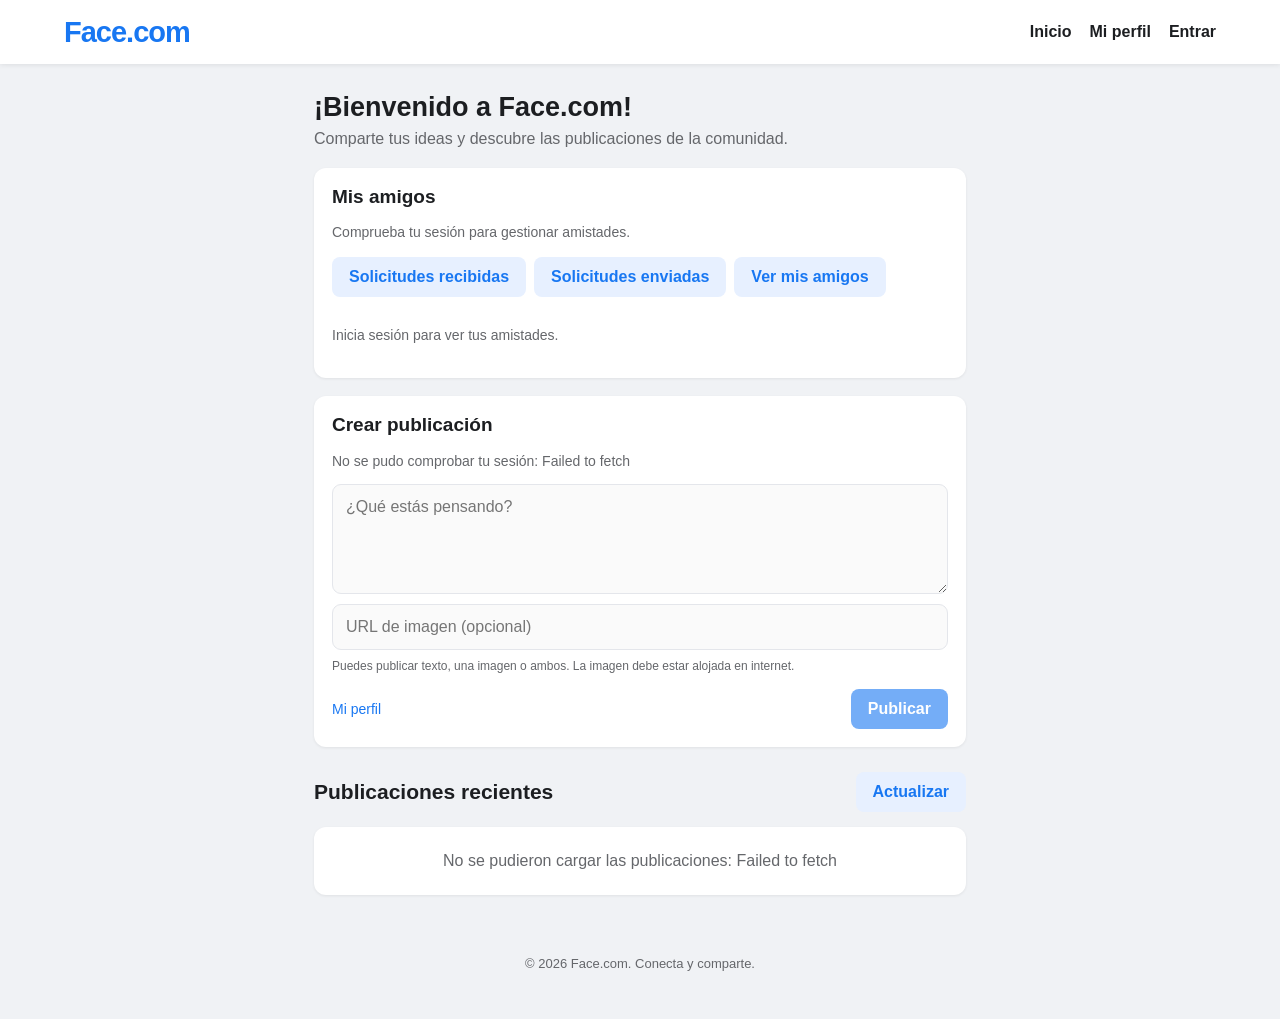
<file: index.html>
<!DOCTYPE html>
<html lang="es">
<head>
<meta charset="UTF-8">
<meta name="viewport" content="width=device-width, initial-scale=1">
<title>Face.com | Comparte con el mundo</title>
<meta name="description" content="Face.com, una red social para compartir ideas, publicaciones y conectar con otras personas.">
<link rel="stylesheet" href="style.css">
 
</head>

<body>
<header class="topbar">
    <a class="logo" href="index.html">Face.com</a>
    <nav class="nav" aria-label="Navegación principal">
        <a href="index.html">Inicio</a>
        <a href="profile.html">Mi perfil</a>
        <a href="login.html" id="loginLink">Entrar</a>
    </nav>
</header>

<main class="container">
    <section class="welcome">
        <h1>¡Bienvenido a Face.com!</h1>
        <p>Comparte tus ideas y descubre las publicaciones de la comunidad.</p>
    </section>
    
<section class="card friends-panel" id="friendsPanel">
    <h2>Mis amigos</h2>

    <p id="friendsLoginMessage" class="friend-message">
        Comprueba tu sesión para gestionar amistades.
    </p>

    <div class="friend-tabs">
        <button type="button" class="btn btn-secondary"
                data-friend-view="received">
            Solicitudes recibidas
        </button>

        <button type="button" class="btn btn-secondary"
                data-friend-view="sent">
            Solicitudes enviadas
        </button>

        <button type="button" class="btn btn-secondary"
                data-friend-view="friends">
            Ver mis amigos
        </button>
    </div>

    <div id="friendsStatus" class="status"
         role="status" aria-live="polite"></div>

    <div id="friendsList" class="friend-list">
        <p class="friend-message">Inicia sesión para ver tus amistades.</p>
    </div>
</section>

    <section class="card composer">
        <h2 class="composer-title">Crear publicación</h2>
        <p id="loginNotice" class="login-notice">Comprobando tu sesión...</p>

        <form id="postForm">
            <textarea id="postContent" maxlength="20000"
                placeholder="¿Qué estás pensando?" aria-label="Contenido de la publicación"></textarea>
            <input type="url" id="postImage" maxlength="255"
                placeholder="URL de imagen (opcional)" aria-label="URL de imagen">
            <span class="hint">Puedes publicar texto, una imagen o ambos. La imagen debe estar alojada en internet.</span>

            <div class="actions">
                <a href="profile.html" style="color:#1877f2;text-decoration:none;font-size:14px">Mi perfil</a>
                <button class="btn btn-primary" id="publishBtn" type="submit" disabled>Publicar</button>
            </div>
            <div id="formStatus" class="status" role="status" aria-live="polite"></div>
        </form>
    </section>

    <div class="feed-heading">
        <h2>Publicaciones recientes</h2>
        <button type="button" class="btn btn-secondary" id="refreshBtn">Actualizar</button>
    </div>

    <section id="feed" aria-live="polite">
        <div class="card loading">Cargando publicaciones...</div>
    </section>
</main>

<footer class="footer">
    <p>© <span id="year"></span> Face.com. Conecta y comparte.</p>
</footer>

 <script src="script.js"></script>
</body>
</html>
</file>
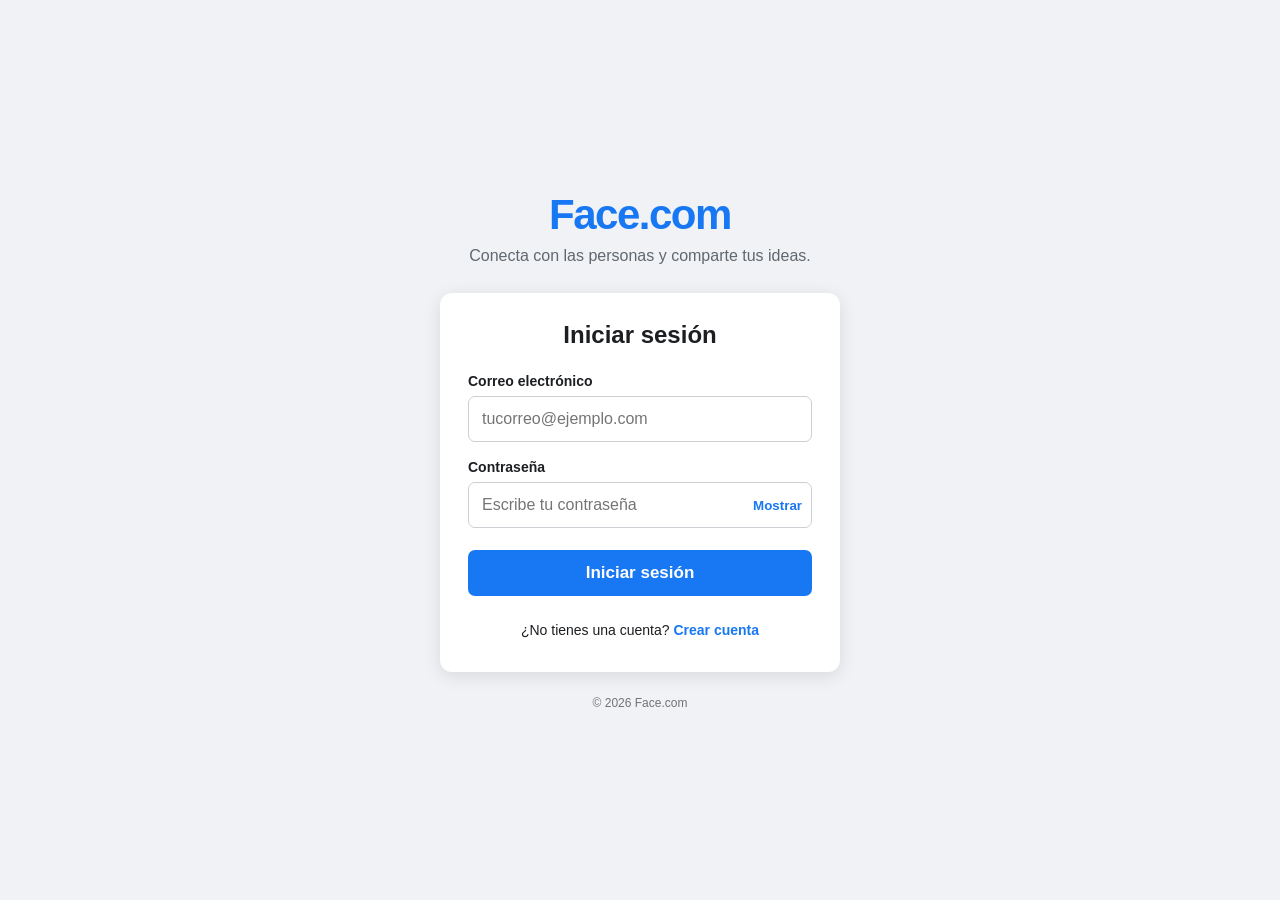
<file: login.html>
<!DOCTYPE html>
<html lang="es">
<head>
    <meta charset="UTF-8">
    <meta name="viewport" content="width=device-width, initial-scale=1.0">

    <title>Iniciar sesión | Face.com</title>
    <meta name="description" content="Inicia sesión en Face.com y conecta con tu comunidad.">

    <style>
        * {
            box-sizing: border-box;
            margin: 0;
            padding: 0;
        }

        body {
            min-height: 100vh;
            display: flex;
            flex-direction: column;
            justify-content: center;
            align-items: center;
            padding: 24px;
            background: #f0f2f5;
            font-family: Arial, Helvetica, sans-serif;
            color: #1c1e21;
        }

        .logo {
            font-size: 42px;
            font-weight: bold;
            color: #1877f2;
            margin-bottom: 8px;
            letter-spacing: -1.5px;
        }

        .subtitle {
            color: #606770;
            text-align: center;
            margin-bottom: 28px;
            font-size: 16px;
        }

        .login-card {
            width: 100%;
            max-width: 400px;
            background: #fff;
            padding: 28px;
            border-radius: 12px;
            box-shadow: 0 4px 18px rgba(0, 0, 0, 0.10);
        }

        h1 {
            text-align: center;
            font-size: 24px;
            margin-bottom: 24px;
        }

        .form-group {
            margin-bottom: 17px;
        }

        label {
            display: block;
            font-weight: 600;
            font-size: 14px;
            margin-bottom: 7px;
        }

        input {
            width: 100%;
            padding: 13px;
            border: 1px solid #ccd0d5;
            border-radius: 7px;
            font-size: 16px;
            outline: none;
            background: #fff;
        }

        input:focus {
            border-color: #1877f2;
            box-shadow: 0 0 0 2px rgba(24, 119, 242, 0.13);
        }

        .password-wrap {
            position: relative;
        }

        .password-wrap input {
            padding-right: 80px;
        }

        .toggle-password {
            position: absolute;
            right: 10px;
            top: 50%;
            transform: translateY(-50%);
            border: none;
            background: none;
            color: #1877f2;
            cursor: pointer;
            font-weight: 600;
        }

        .login-button {
            width: 100%;
            padding: 13px;
            border: none;
            border-radius: 7px;
            background: #1877f2;
            color: white;
            font-size: 17px;
            font-weight: bold;
            cursor: pointer;
            margin-top: 5px;
        }

        .login-button:hover {
            background: #166fe5;
        }

        .login-button:disabled {
            opacity: 0.65;
            cursor: not-allowed;
        }

        .message {
            display: none;
            padding: 12px;
            border-radius: 7px;
            margin-bottom: 16px;
            font-size: 14px;
            line-height: 1.5;
            overflow-wrap: anywhere;
        }

        .message.error {
            display: block;
            color: #b42318;
            background: #fef3f2;
            border: 1px solid #fecdca;
        }

        .message.success {
            display: block;
            color: #067647;
            background: #ecfdf3;
            border: 1px solid #abefc6;
        }

        .links {
            text-align: center;
            margin-top: 20px;
            font-size: 14px;
            line-height: 2;
        }

        .links a {
            color: #1877f2;
            text-decoration: none;
            font-weight: 600;
        }

        .links a:hover {
            text-decoration: underline;
        }

        footer {
            margin-top: 24px;
            color: #737373;
            font-size: 12px;
            text-align: center;
        }

        @media (max-width: 480px) {
            body {
                padding: 16px;
            }

            .logo {
                font-size: 36px;
            }

            .login-card {
                padding: 22px;
            }
        }
    </style>
</head>

<body>
    <div class="logo">Face.com</div>

    <p class="subtitle">
        Conecta con las personas y comparte tus ideas.
    </p>

    <main class="login-card">
        <h1>Iniciar sesión</h1>

        <div id="message" class="message"
             role="status" aria-live="polite"></div>

        <form id="loginForm">
            <div class="form-group">
                <label for="email">Correo electrónico</label>
                <input
                    type="email"
                    id="email"
                    name="email"
                    placeholder="tucorreo@ejemplo.com"
                    autocomplete="email"
                    maxlength="254"
                    required
                >
            </div>

            <div class="form-group">
                <label for="password">Contraseña</label>

                <div class="password-wrap">
                    <input
                        type="password"
                        id="password"
                        name="password"
                        placeholder="Escribe tu contraseña"
                        autocomplete="current-password"
                        required
                    >

                    <button
                        type="button"
                        id="togglePassword"
                        class="toggle-password"
                        aria-label="Mostrar contraseña"
                        aria-pressed="false"
                    >Mostrar</button>
                </div>
            </div>

            <button type="submit" id="loginButton"
                    class="login-button">
                Iniciar sesión
            </button>
        </form>

        <div class="links">
            ¿No tienes una cuenta?
            <a href="registro.html">Crear cuenta</a>
        </div>
    </main>

    <footer>
        © <span id="year"></span> Face.com
    </footer>

    <script>
        "use strict";

        const API_URL = "https://www.creantunegocio.com/facelogin";
        const PANEL_URL = "index.html";

        const form = document.getElementById("loginForm");
        const emailInput = document.getElementById("email");
        const passwordInput = document.getElementById("password");
        const loginButton = document.getElementById("loginButton");
        const message = document.getElementById("message");
        const togglePassword = document.getElementById("togglePassword");

        document.getElementById("year").textContent =
            new Date().getFullYear();

        function showMessage(text, type = "error") {
            message.textContent = text;
            message.className = "message " + type;
        }

        togglePassword.addEventListener("click", function () {
            const show = passwordInput.type === "password";

            passwordInput.type = show ? "text" : "password";
            togglePassword.textContent = show ? "Ocultar" : "Mostrar";
            togglePassword.setAttribute(
                "aria-label",
                show ? "Ocultar contraseña" : "Mostrar contraseña"
            );
            togglePassword.setAttribute("aria-pressed", String(show));
        });

        form.addEventListener("submit", async function (event) {
            event.preventDefault();

            const email = emailInput.value.trim().toLowerCase();
            const password = passwordInput.value;

            if (!email || !password) {
                showMessage("Ingresa tu correo y contraseña.");
                return;
            }

            loginButton.disabled = true;
            loginButton.textContent = "Verificando...";
            message.className = "message";

            try {
                const response = await fetch(API_URL, {
                    method: "POST",
                    credentials: "include",
                    headers: {
                        "Content-Type": "application/json"
                    },
                    body: JSON.stringify({
                        email: email,
                        password: password
                    })
                });

                const responseText = await response.text();
                let data;

                try {
                    data = JSON.parse(responseText);
                } catch {
                    throw new Error(
                        "El servidor devolvió una respuesta inesperada. Revisa la ruta /facelogin y los registros de Flask."
                    );
                }

                if (!response.ok || data.ok !== true) {
                    throw new Error(
                        data.error ||
                        data.message ||
                        "No se pudo iniciar sesión."
                    );
                }

                // La API debe crear la sesión de Flask.
                if (data.username) {
                    localStorage.setItem("username", data.username);
                } else if (data.user && data.user.username) {
                    localStorage.setItem("username", data.user.username);
                }

                showMessage("¡Bienvenido! Entrando a Face.com...", "success");

                window.location.href = PANEL_URL;

            } catch (error) {
                showMessage(
                    error.message ||
                    "No se pudo conectar con el servidor. Inténtalo de nuevo."
                );

                loginButton.disabled = false;
                loginButton.textContent = "Iniciar sesión";
            }
        });
    </script>
</body>
</html>
</file>
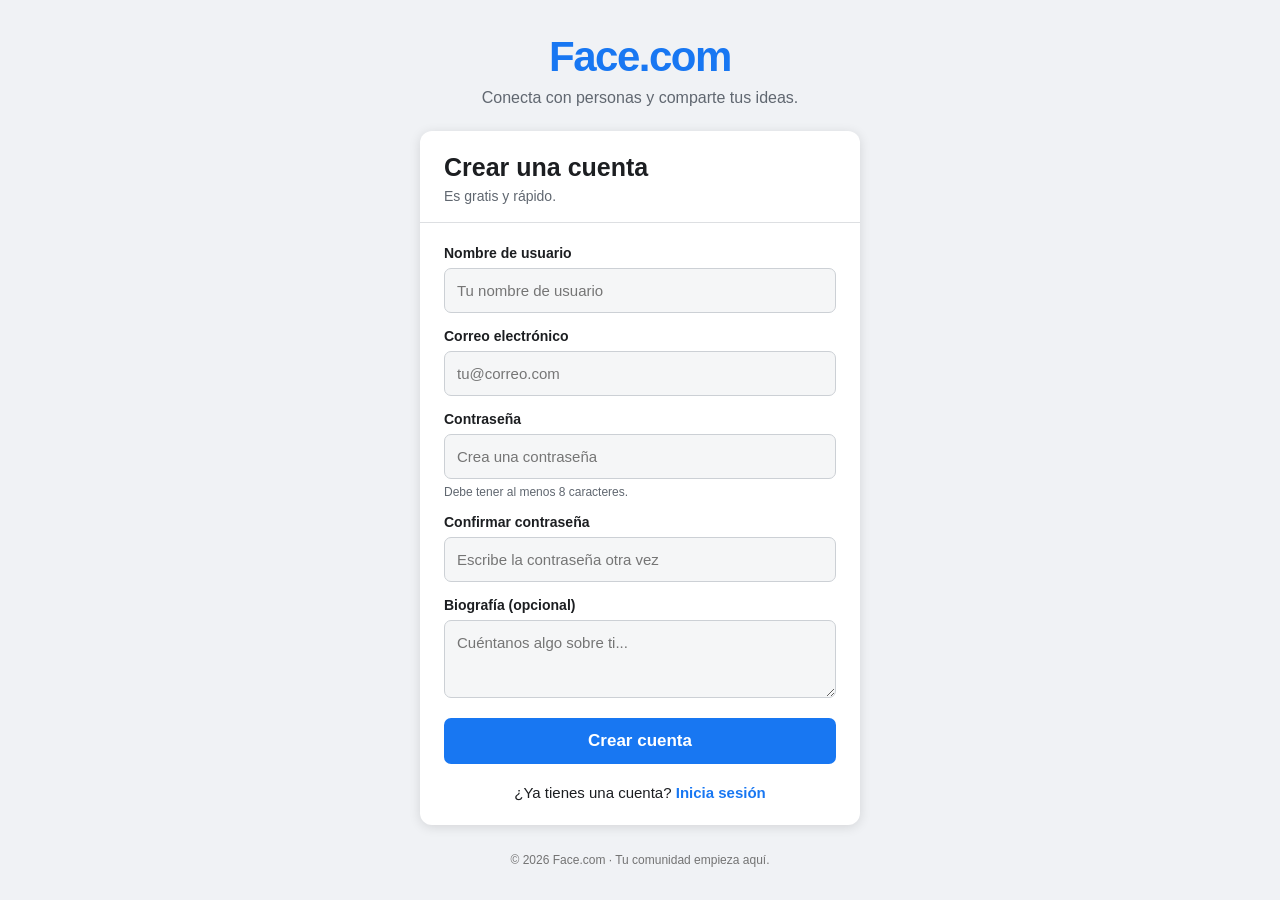
<file: registro.html>
<!DOCTYPE html>
<html lang="es">
<head>
    <meta charset="UTF-8">
    <meta name="viewport" content="width=device-width, initial-scale=1.0">
    <meta name="theme-color" content="#1877f2">
    <title>Crear cuenta | Face.com</title>

    <style>
        * {
            box-sizing: border-box;
            margin: 0;
            padding: 0;
        }

        body {
            font-family: Arial, Helvetica, sans-serif;
            background: #f0f2f5;
            min-height: 100vh;
            display: flex;
            flex-direction: column;
            align-items: center;
            justify-content: center;
            padding: 24px 16px;
            color: #1c1e21;
        }

        .logo {
            color: #1877f2;
            font-size: 42px;
            font-weight: 800;
            letter-spacing: -1.5px;
            margin-bottom: 8px;
        }

        .subtitulo {
            color: #606770;
            font-size: 16px;
            text-align: center;
            margin-bottom: 24px;
        }

        .tarjeta {
            background: white;
            width: 100%;
            max-width: 440px;
            border-radius: 12px;
            box-shadow: 0 2px 12px rgba(0, 0, 0, 0.12);
            overflow: hidden;
        }

        .cabecera {
            padding: 22px 24px 18px;
            border-bottom: 1px solid #dddfe2;
        }

        .cabecera h1 {
            font-size: 25px;
            margin-bottom: 6px;
        }

        .cabecera p {
            color: #606770;
            font-size: 14px;
        }

        form {
            padding: 22px 24px 24px;
        }

        .campo {
            margin-bottom: 15px;
        }

        label {
            display: block;
            font-weight: 600;
            font-size: 14px;
            margin-bottom: 7px;
        }

        input,
        textarea {
            display: block;
            width: 100%;
            padding: 13px 12px;
            border: 1px solid #ccd0d5;
            border-radius: 7px;
            background: #f5f6f7;
            font-size: 15px;
            outline: none;
            font-family: inherit;
        }

        input:focus,
        textarea:focus {
            border-color: #1877f2;
            background: #fff;
            box-shadow: 0 0 0 2px rgba(24, 119, 242, 0.12);
        }

        textarea {
            resize: vertical;
            min-height: 78px;
        }

        .ayuda {
            display: block;
            margin-top: 6px;
            color: #606770;
            font-size: 12px;
        }

        .boton {
            width: 100%;
            padding: 13px;
            background: #1877f2;
            color: white;
            border: none;
            border-radius: 7px;
            font-size: 17px;
            font-weight: 700;
            cursor: pointer;
            margin-top: 5px;
        }

        .boton:hover {
            background: #166fe5;
        }

        .boton:disabled {
            opacity: 0.65;
            cursor: wait;
        }

        .mensaje {
            display: none;
            padding: 12px;
            border-radius: 7px;
            margin-bottom: 16px;
            font-size: 14px;
            line-height: 1.5;
            overflow-wrap: anywhere;
        }

        .mensaje.error {
            display: block;
            color: #a61b1b;
            background: #ffebe8;
            border: 1px solid #ffc9c2;
        }

        .mensaje.exito {
            display: block;
            color: #176b36;
            background: #e7f7ed;
            border: 1px solid #b7e4c7;
        }

        .enlace {
            text-align: center;
            margin-top: 20px;
            font-size: 15px;
        }

        a {
            color: #1877f2;
            font-weight: 600;
            text-decoration: none;
        }

        a:hover {
            text-decoration: underline;
        }

        .pie {
            color: #737373;
            text-align: center;
            font-size: 12px;
            margin-top: 28px;
        }

        @media (max-width: 480px) {
            .logo {
                font-size: 36px;
            }

            .cabecera,
            form {
                padding-left: 18px;
                padding-right: 18px;
            }
        }
    </style>
</head>

<body>

    <div class="logo">Face.com</div>
    <p class="subtitulo">Conecta con personas y comparte tus ideas.</p>

    <main class="tarjeta">
        <div class="cabecera">
            <h1>Crear una cuenta</h1>
            <p>Es gratis y rápido.</p>
        </div>

        <form id="formRegistro">
            <div id="mensaje" class="mensaje" role="status"
                 aria-live="polite"></div>

            <div class="campo">
                <label for="username">Nombre de usuario</label>
                <input
                    type="text"
                    id="username"
                    name="username"
                    placeholder="Tu nombre de usuario"
                    maxlength="50"
                    autocomplete="username"
                    required
                >
            </div>

            <div class="campo">
                <label for="email">Correo electrónico</label>
                <input
                    type="email"
                    id="email"
                    name="email"
                    placeholder="tu@correo.com"
                    maxlength="255"
                    autocomplete="email"
                    required
                >
            </div>

            <div class="campo">
                <label for="password">Contraseña</label>
                <input
                    type="password"
                    id="password"
                    name="password"
                    placeholder="Crea una contraseña"
                    minlength="8"
                    autocomplete="new-password"
                    required
                >
                <small class="ayuda">
                    Debe tener al menos 8 caracteres.
                </small>
            </div>

            <div class="campo">
                <label for="confirmPassword">Confirmar contraseña</label>
                <input
                    type="password"
                    id="confirmPassword"
                    name="confirmPassword"
                    placeholder="Escribe la contraseña otra vez"
                    minlength="8"
                    autocomplete="new-password"
                    required
                >
            </div>

            <div class="campo">
                <label for="bio">Biografía (opcional)</label>
                <textarea
                    id="bio"
                    name="bio"
                    placeholder="Cuéntanos algo sobre ti..."
                    maxlength="500"
                ></textarea>
            </div>

            <button type="submit" id="btnRegistro" class="boton">
                Crear cuenta
            </button>

            <p class="enlace">
                ¿Ya tienes una cuenta?
                <a href="login.html">Inicia sesión</a>
            </p>
        </form>
    </main>

    <footer class="pie">
        © 2026 Face.com · Tu comunidad empieza aquí.
    </footer>

    <script>
        "use strict";

        // Cambia esta dirección si tu API está alojada en otra URL.
        const API_REGISTRO =
            // "https://www.creantunegocio.com/faceregister";
             "https://www.creantunegocio.com/api/registrosocial";
        const form = document.getElementById("formRegistro");
        const mensaje = document.getElementById("mensaje");
        const boton = document.getElementById("btnRegistro");

        function mostrarMensaje(texto, tipo) {
            mensaje.textContent = texto;
            mensaje.className = "mensaje " + tipo;
        }

        form.addEventListener("submit", async function (e) {
            e.preventDefault();

            const username =
                document.getElementById("username").value.trim();

            const email =
                document.getElementById("email").value.trim();

            const password =
                document.getElementById("password").value;

            const confirmPassword =
                document.getElementById("confirmPassword").value;

            const bio =
                document.getElementById("bio").value.trim();

            if (password !== confirmPassword) {
                mostrarMensaje(
                    "Las contraseñas no coinciden.",
                    "error"
                );
                return;
            }

            if (password.length < 8) {
                mostrarMensaje(
                    "La contraseña debe tener al menos 8 caracteres.",
                    "error"
                );
                return;
            }

            boton.disabled = true;
            boton.textContent = "Creando cuenta...";
            mensaje.className = "mensaje";

            try {
                const respuesta = await fetch(API_REGISTRO, {
                    method: "POST",
                    headers: {
                        "Content-Type": "application/json"
                    },
                    body: JSON.stringify({
                        username: username,
                        email: email,
                        password: password,
                        bio: bio || null,
                        profile_image: null
                    })
                });

                const data = await respuesta.json();

                if (!respuesta.ok || data.ok !== true) {
                    mostrarMensaje(
                        data.error || "No se pudo crear la cuenta.",
                        "error"
                    );
                    return;
                }

                mostrarMensaje(
                    "¡Cuenta creada correctamente! Ya puedes iniciar sesión.",
                    "exito"
                );

                form.reset();

                // Redirige después de mostrar el mensaje.
                setTimeout(function () {
                    window.location.href = "login.html";
                }, 1800);

            } catch (error) {
                mostrarMensaje(
                    "No pudimos conectar con el servidor. " +
                    "Comprueba tu conexión y la configuración CORS de la API.",
                    "error"
                );

                console.error("Error de registro:", error);

            } finally {
                boton.disabled = false;
                boton.textContent = "Crear cuenta";
            }
        });
    </script>

</body>
</html>
</file>
<file: style.css>
/* AMISTADES */
.friends-panel {
    margin-bottom: 20px;
}

.friends-panel h2 {
    font-size: 19px;
    margin: 0 0 14px;
}

.friend-tabs {
    display: flex;
    flex-wrap: wrap;
    gap: 8px;
    margin-bottom: 14px;
}

.friend-list {
    display: grid;
    gap: 10px;
}

.friend-item {
    display: flex;
    align-items: center;
    gap: 10px;
    padding: 12px;
    border: 1px solid var(--border);
    border-radius: 10px;
}

.friend-info {
    flex: 1;
    min-width: 0;
    overflow-wrap: anywhere;
}

.friend-info strong {
    display: block;
    margin-bottom: 4px;
}

.friend-info small {
    color: var(--muted);
}

.friend-button {
    border: 0;
    border-radius: 8px;
    padding: 9px 12px;
    background: #e7f0ff;
    color: var(--blue);
    font-weight: 700;
}

.friend-button.accept {
    background: var(--blue);
    color: white;
}

.friend-button.reject {
    background: #fff0ef;
    color: var(--red);
}

.friend-button:disabled {
    opacity: .6;
    cursor: not-allowed;
}

.friend-message {
    color: var(--muted);
    font-size: 14px;
    line-height: 1.5;
}

.friend-actions {
    display: flex;
    flex-wrap: wrap;
    gap: 6px;
}

@media(max-width:520px) {
    .friend-item {
        align-items: flex-start;
        flex-wrap: wrap;
    }

    .friend-actions {
        width: 100%;
        margin-left: 44px;
    }
}

:root {
    --blue:#1877f2; --blue-dark:#125ec4; --bg:#f0f2f5;
    --white:#fff; --text:#1c1e21; --muted:#65676b;
    --border:#e4e6eb; --red:#d93025;
}
* { box-sizing:border-box; }
body { margin:0; font-family:Arial,Helvetica,sans-serif; background:var(--bg); color:var(--text); }
button,input,textarea { font:inherit; }
button { cursor:pointer; }
button:disabled { opacity:.6; cursor:not-allowed; }

.topbar {
    position:sticky; top:0; z-index:10; min-height:64px;
    background:white; box-shadow:0 1px 5px #00000015;
    display:flex; align-items:center; justify-content:space-between;
    padding:10px 5%; gap:16px;
}
.logo { color:var(--blue); font-size:29px; font-weight:800; text-decoration:none; letter-spacing:-1px; }
.nav { display:flex; align-items:center; gap:18px; }
.nav a { color:var(--text); text-decoration:none; font-weight:600; }
.nav a:hover { color:var(--blue); }

.container { width:min(680px,100%); margin:28px auto; padding:0 14px; }
.welcome { margin-bottom:20px; }
.welcome h1 { margin:0 0 7px; font-size:27px; }
.welcome p { margin:0; color:var(--muted); }

.card { background:white; border-radius:12px; padding:18px; margin-bottom:18px; box-shadow:0 1px 3px #00000012; }
.composer-title { margin:0 0 15px; font-size:19px; }
.composer textarea,.composer input {
    display:block; width:100%; padding:13px;
    border:1px solid var(--border); border-radius:9px; outline:none;
}
.composer textarea { min-height:110px; resize:vertical; }
.composer input { margin-top:10px; }
.composer textarea:focus,.composer input:focus,.comment-input:focus { border-color:var(--blue); }
.hint { display:block; color:var(--muted); font-size:12px; line-height:1.5; margin-top:7px; }
.actions { display:flex; align-items:center; justify-content:space-between; gap:10px; margin-top:14px; }

.btn { border:0; border-radius:8px; padding:11px 17px; font-weight:700; }
.btn-primary { background:var(--blue); color:white; }
.btn-primary:hover { background:var(--blue-dark); }
.btn-secondary { background:#e7f0ff; color:var(--blue); }
.btn-danger { background:#fff0ef; color:var(--red); padding:8px 11px; }

.status { display:none; padding:11px; border-radius:8px; margin-top:12px; font-size:14px; line-height:1.5; overflow-wrap:anywhere; }
.status.show { display:block; }
.status.error { background:#fff0ef; color:#a1261d; }
.status.success { background:#e8f7ed; color:#176b35; }
.login-notice { font-size:14px; line-height:1.5; color:var(--muted); margin:0 0 12px; }

.feed-heading { display:flex; align-items:center; justify-content:space-between; gap:10px; margin:25px 0 15px; }
.feed-heading h2 { margin:0; font-size:21px; }

.post-header { display:flex; align-items:center; gap:11px; margin-bottom:14px; }
.avatar {
    width:45px; height:45px; flex:0 0 45px; display:flex;
    align-items:center; justify-content:center; overflow:hidden;
    border-radius:50%; background:#e7f0ff; color:var(--blue);
    font-size:19px; font-weight:700;
}
.avatar img { width:100%; height:100%; object-fit:cover; }
.post-user { font-weight:700; overflow-wrap:anywhere; }
.post-date { margin-top:4px; font-size:12px; color:var(--muted); }
.post-content { margin:0 0 14px; line-height:1.6; white-space:pre-wrap; overflow-wrap:anywhere; }
.post-image { display:block; width:100%; max-height:520px; object-fit:contain; background:#f7f8fa; border-radius:9px; margin-bottom:12px; }

.post-actions {
    display:flex; align-items:center; gap:10px;
    padding:12px 0; border-top:1px solid var(--border);
    border-bottom:1px solid var(--border);
}
.like-button {
    flex:1; border:0; border-radius:8px; padding:10px;
    background:transparent; color:var(--muted); font-weight:700;
}
.like-button:hover { background:#f0f2f5; }
.like-button.liked { color:var(--blue); }
.like-count { color:var(--muted); font-size:13px; }

.post-footer { display:flex; justify-content:flex-end; padding-top:10px; }

.comments { margin-top:14px; padding-top:14px; }
.comments-title { margin:0 0 12px; font-size:16px; }
.comment-form { display:flex; align-items:flex-start; gap:8px; margin-bottom:14px; }
.comment-input { width:100%; min-width:0; padding:11px 12px; border:1px solid var(--border); border-radius:20px; outline:none; }
.comment-submit { border:0; border-radius:20px; padding:11px 14px; background:var(--blue); color:white; font-weight:700; flex-shrink:0; }
.comment-submit:hover { background:var(--blue-dark); }
.comment { display:flex; gap:9px; margin:12px 0; align-items:flex-start; }
.comment .avatar { width:34px; height:34px; flex-basis:34px; font-size:14px; }
.comment-body { background:#f0f2f5; border-radius:12px; padding:10px 12px; min-width:0; flex:1; }
.comment-username { font-weight:700; font-size:13px; margin-bottom:5px; overflow-wrap:anywhere; }
.comment-content { font-size:14px; line-height:1.5; white-space:pre-wrap; overflow-wrap:anywhere; }
.comment-meta { font-size:11px; color:var(--muted); margin-top:6px; }
.comment-delete { border:0; background:transparent; color:var(--red); padding:5px 0 0; font-size:12px; font-weight:700; }
.comment-login,.comment-message { color:var(--muted); font-size:13px; margin:8px 0; }
.empty,.loading { text-align:center; color:var(--muted); padding:25px 12px; overflow-wrap:anywhere; }
.footer { text-align:center; color:var(--muted); font-size:13px; padding:20px 10px 35px; }

@media(max-width:520px) {
    .topbar { padding:10px 14px; min-height:58px; }
    .logo { font-size:25px; }
    .nav { gap:12px; font-size:13px; }
    .container { margin-top:19px; }
    .card { padding:14px; }
    .welcome h1 { font-size:23px; }
    .comment-form { flex-wrap:wrap; }
    .comment-submit { margin-left:auto; }
}
</file>
